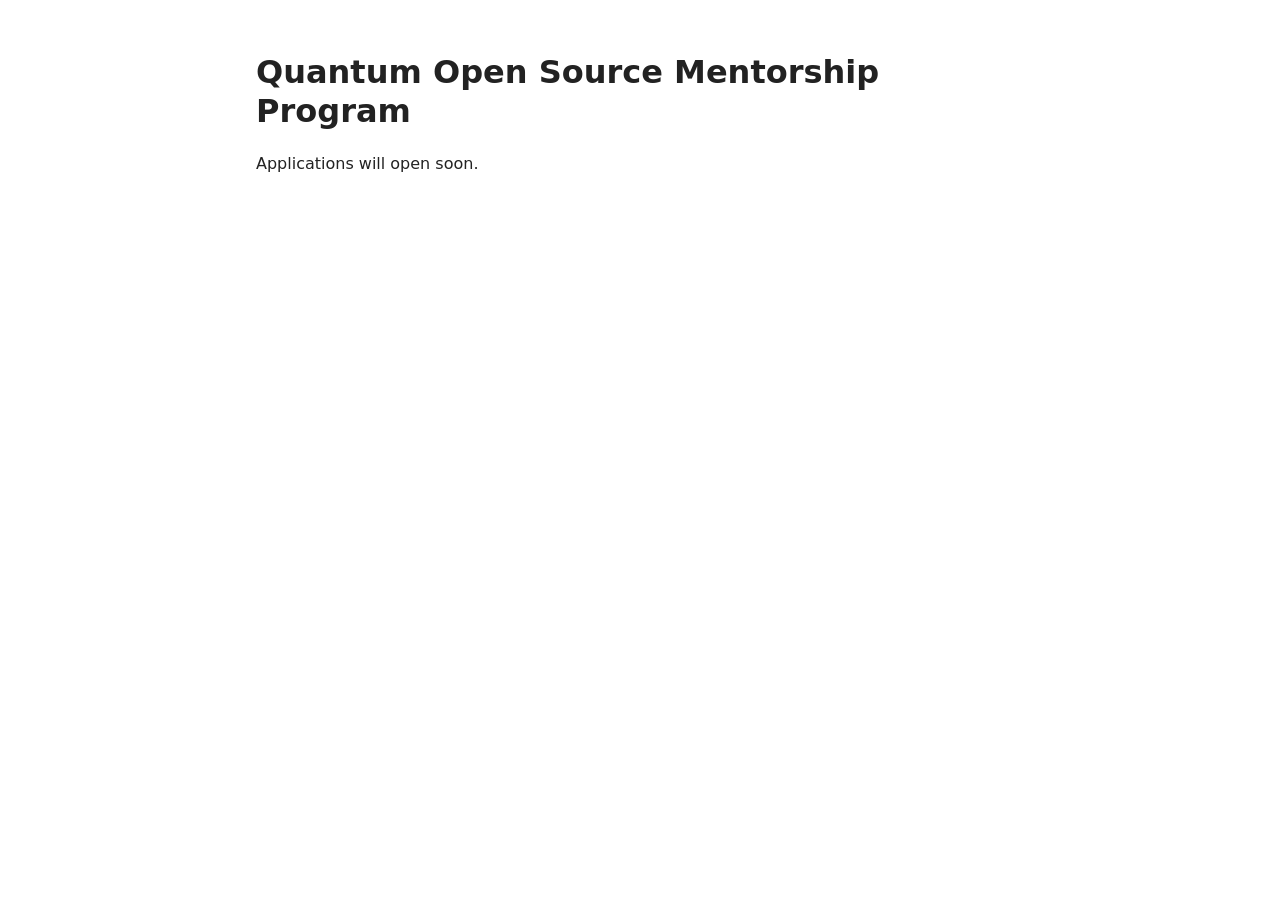
<file: index.html>
<!doctype html>
<html lang="en">
<head>
  <meta charset="utf-8">
  <meta name="viewport" content="width=device-width, initial-scale=1">
  <meta name="description" content="Quantum Open Source Mentorship Program.">
  <title>Quantum Open Source Mentorship Program</title>
  <link rel="stylesheet" href="style.css">
</head>
<body>
  <main>
    <h1>Quantum Open Source Mentorship Program</h1>
    <p>Applications will open soon.</p>
  </main>
</body>
</html>
</file>
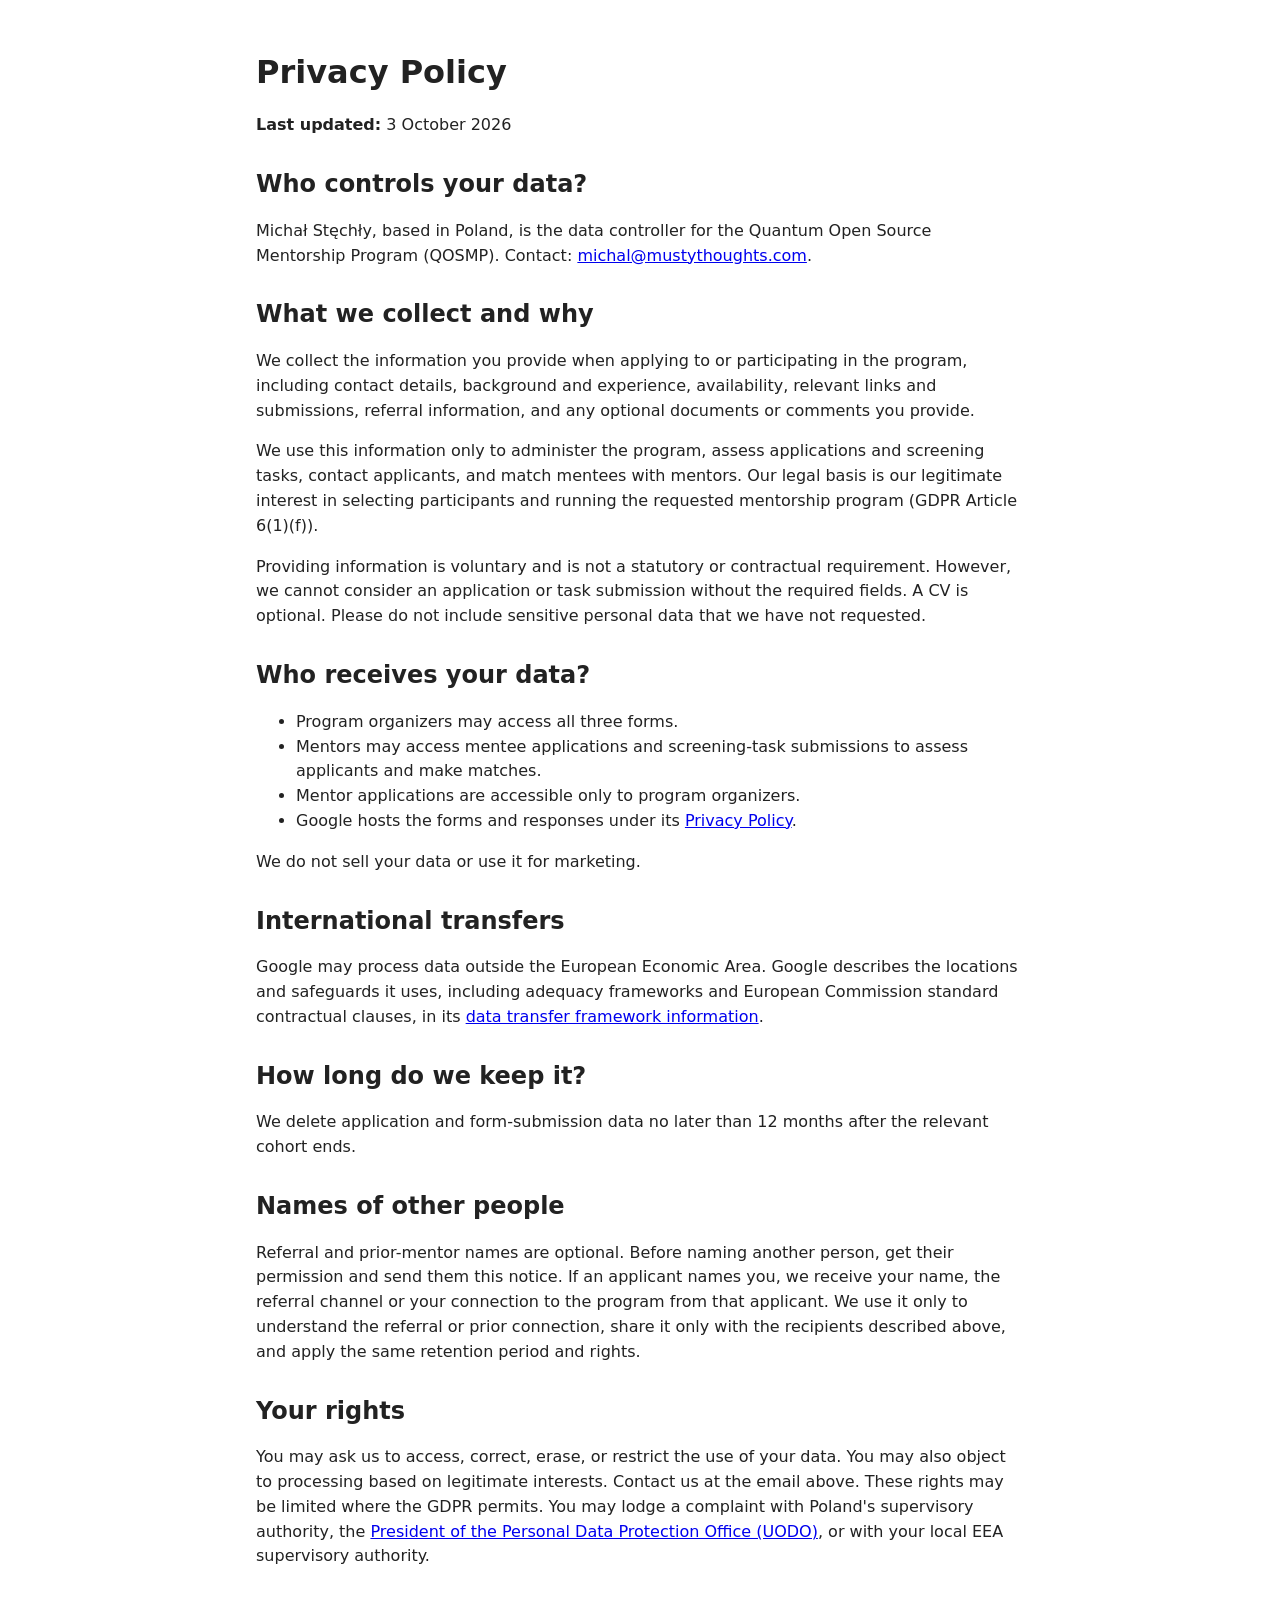
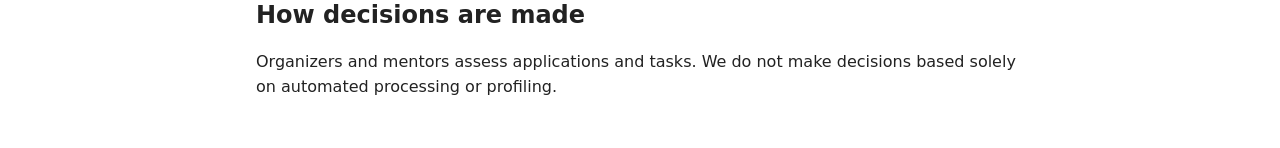
<file: privacy_policy.html>
<!doctype html>
<html lang="en">
<head>
  <meta charset="utf-8">
  <meta name="viewport" content="width=device-width, initial-scale=1">
  <meta name="description" content="Privacy notice for the Quantum Open Source Mentorship Program.">
  <title>Privacy Policy | Quantum Open Source Mentorship Program</title>
  <link rel="stylesheet" href="style.css">
</head>
<body>
  <main>
    <h1>Privacy Policy</h1>
    <p><strong>Last updated:</strong> 3 October 2026</p>

    <h2>Who controls your data?</h2>
    <p>
      Michał Stęchły, based in Poland, is the data controller for the Quantum
      Open Source Mentorship Program (QOSMP). Contact:
      <a href="mailto:michal@mustythoughts.com">michal@mustythoughts.com</a>.
    </p>

    <h2>What we collect and why</h2>
    <p>
      We collect the information you provide when applying to or participating
      in the program, including contact details, background and experience,
      availability, relevant links and submissions, referral information, and
      any optional documents or comments you provide.
    </p>
    <p>
      We use this information only to administer the program, assess
      applications and screening tasks, contact applicants, and match mentees
      with mentors. Our legal basis is our legitimate interest in selecting
      participants and running the requested mentorship program (GDPR Article
      6(1)(f)).
    </p>
    <p>
      Providing information is voluntary and is not a statutory or contractual
      requirement. However, we cannot consider an application or task
      submission without the required fields. A CV is optional. Please do not
      include sensitive personal data that we have not requested.
    </p>

    <h2>Who receives your data?</h2>
    <ul>
      <li>Program organizers may access all three forms.</li>
      <li>
        Mentors may access mentee applications and screening-task submissions
        to assess applicants and make matches.
      </li>
      <li>
        Mentor applications are accessible only to program organizers.
      </li>
      <li>
        Google hosts the forms and responses under its
        <a href="https://policies.google.com/privacy">Privacy Policy</a>.
      </li>
    </ul>
    <p>We do not sell your data or use it for marketing.</p>

    <h2>International transfers</h2>
    <p>
      Google may process data outside the European Economic Area. Google
      describes the locations and safeguards it uses, including adequacy
      frameworks and European Commission standard contractual clauses, in its
      <a href="https://policies.google.com/privacy/frameworks">data transfer
      framework information</a>.
    </p>

    <h2>How long do we keep it?</h2>
    <p>
      We delete application and form-submission data no later than 12 months
      after the relevant cohort ends.
    </p>

    <h2>Names of other people</h2>
    <p>
      Referral and prior-mentor names are optional. Before naming another
      person, get their permission and send them this notice. If an applicant
      names you, we receive your name, the referral channel or your connection
      to the program from that applicant. We use it only to understand the
      referral or prior connection, share it only with the recipients described
      above, and apply the same retention period and rights.
    </p>

    <h2>Your rights</h2>
    <p>
      You may ask us to access, correct, erase, or restrict the use of your
      data. You may also object to processing based on legitimate interests.
      Contact us at the email above. These rights may be limited where the GDPR
      permits. You may lodge a complaint with Poland's supervisory authority,
      the
      <a href="https://uodo.gov.pl/en">President of the Personal Data Protection
      Office (UODO)</a>, or with your local EEA supervisory authority.
    </p>

    <h2>How decisions are made</h2>
    <p>
      Organizers and mentors assess applications and tasks. We do not make
      decisions based solely on automated processing or profiling.
    </p>
  </main>
</body>
</html>
</file>
<file: style.css>
body {
  color: #222;
  font: 16px/1.55 system-ui, sans-serif;
  margin: 0 auto;
  max-width: 48rem;
  padding: 2rem 1.25rem;
}

h1,
h2 {
  line-height: 1.2;
}

h2 {
  margin-top: 2rem;
}
</file>
